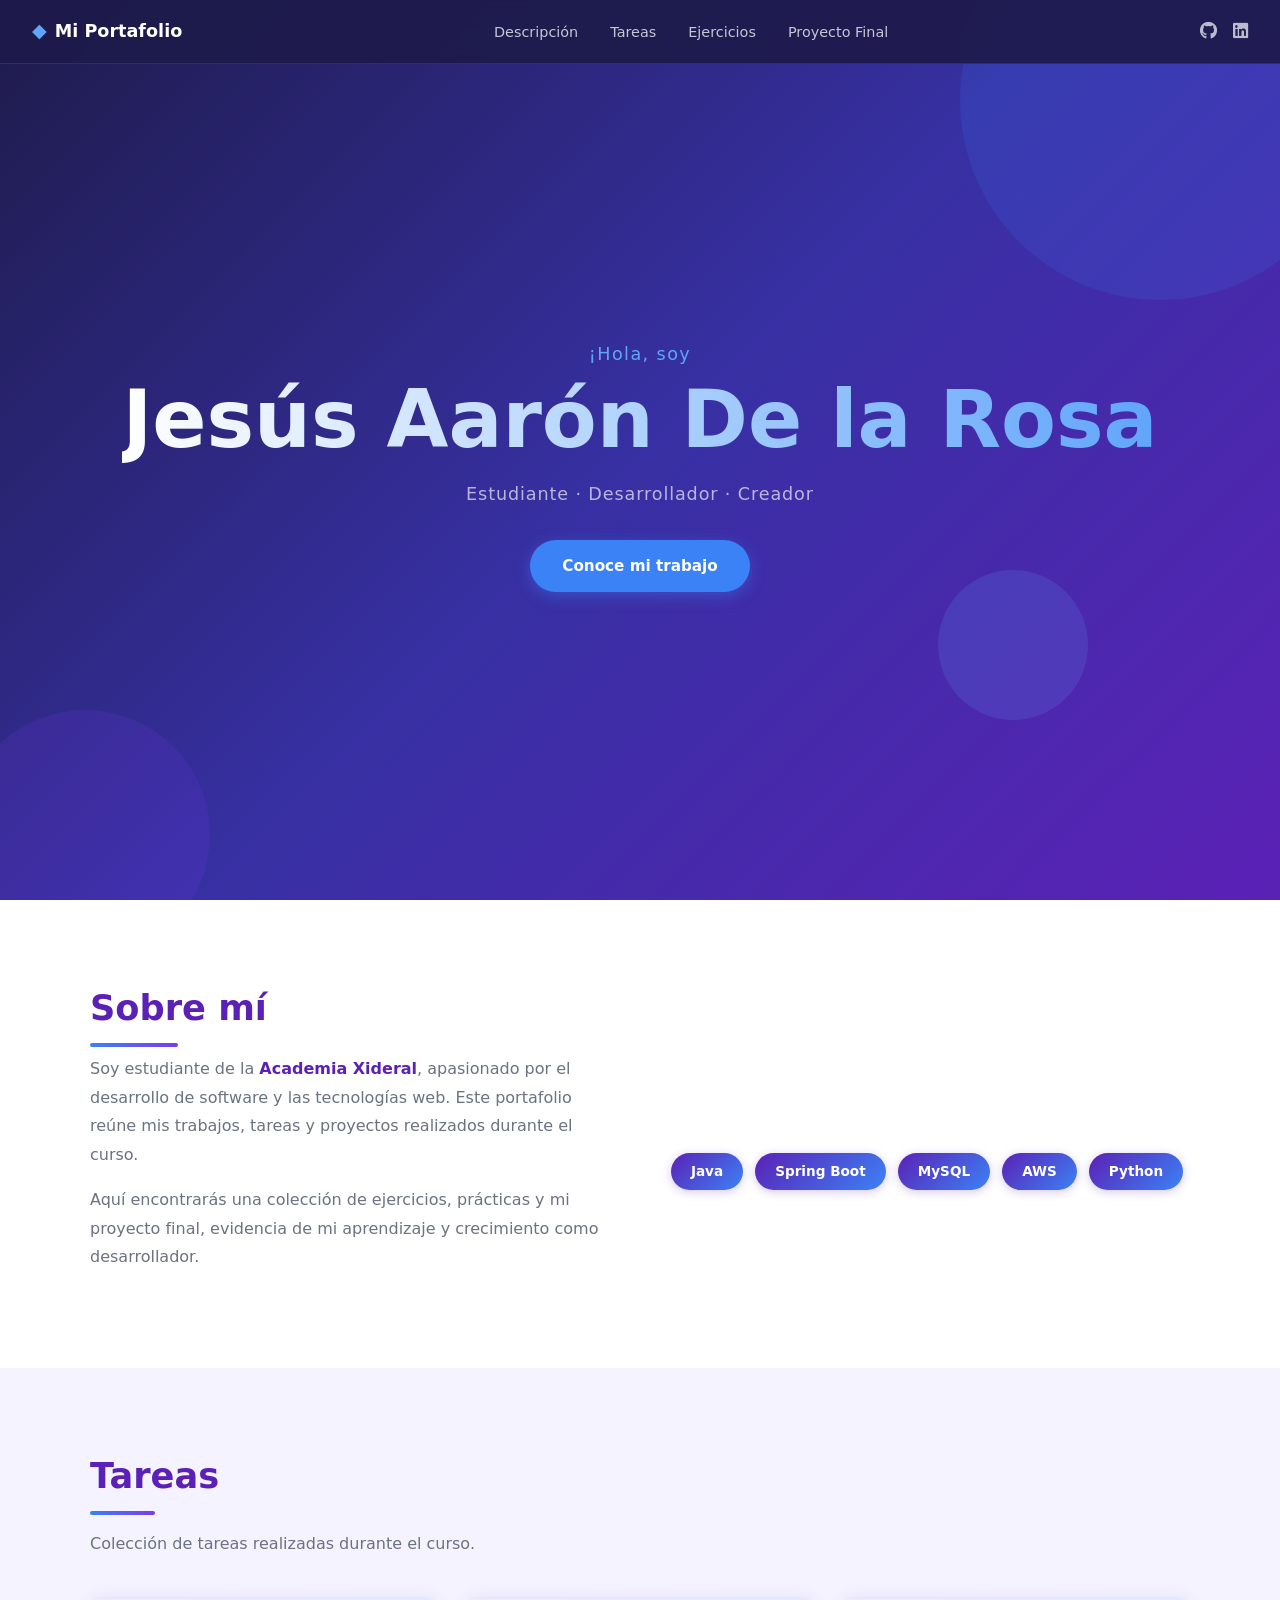
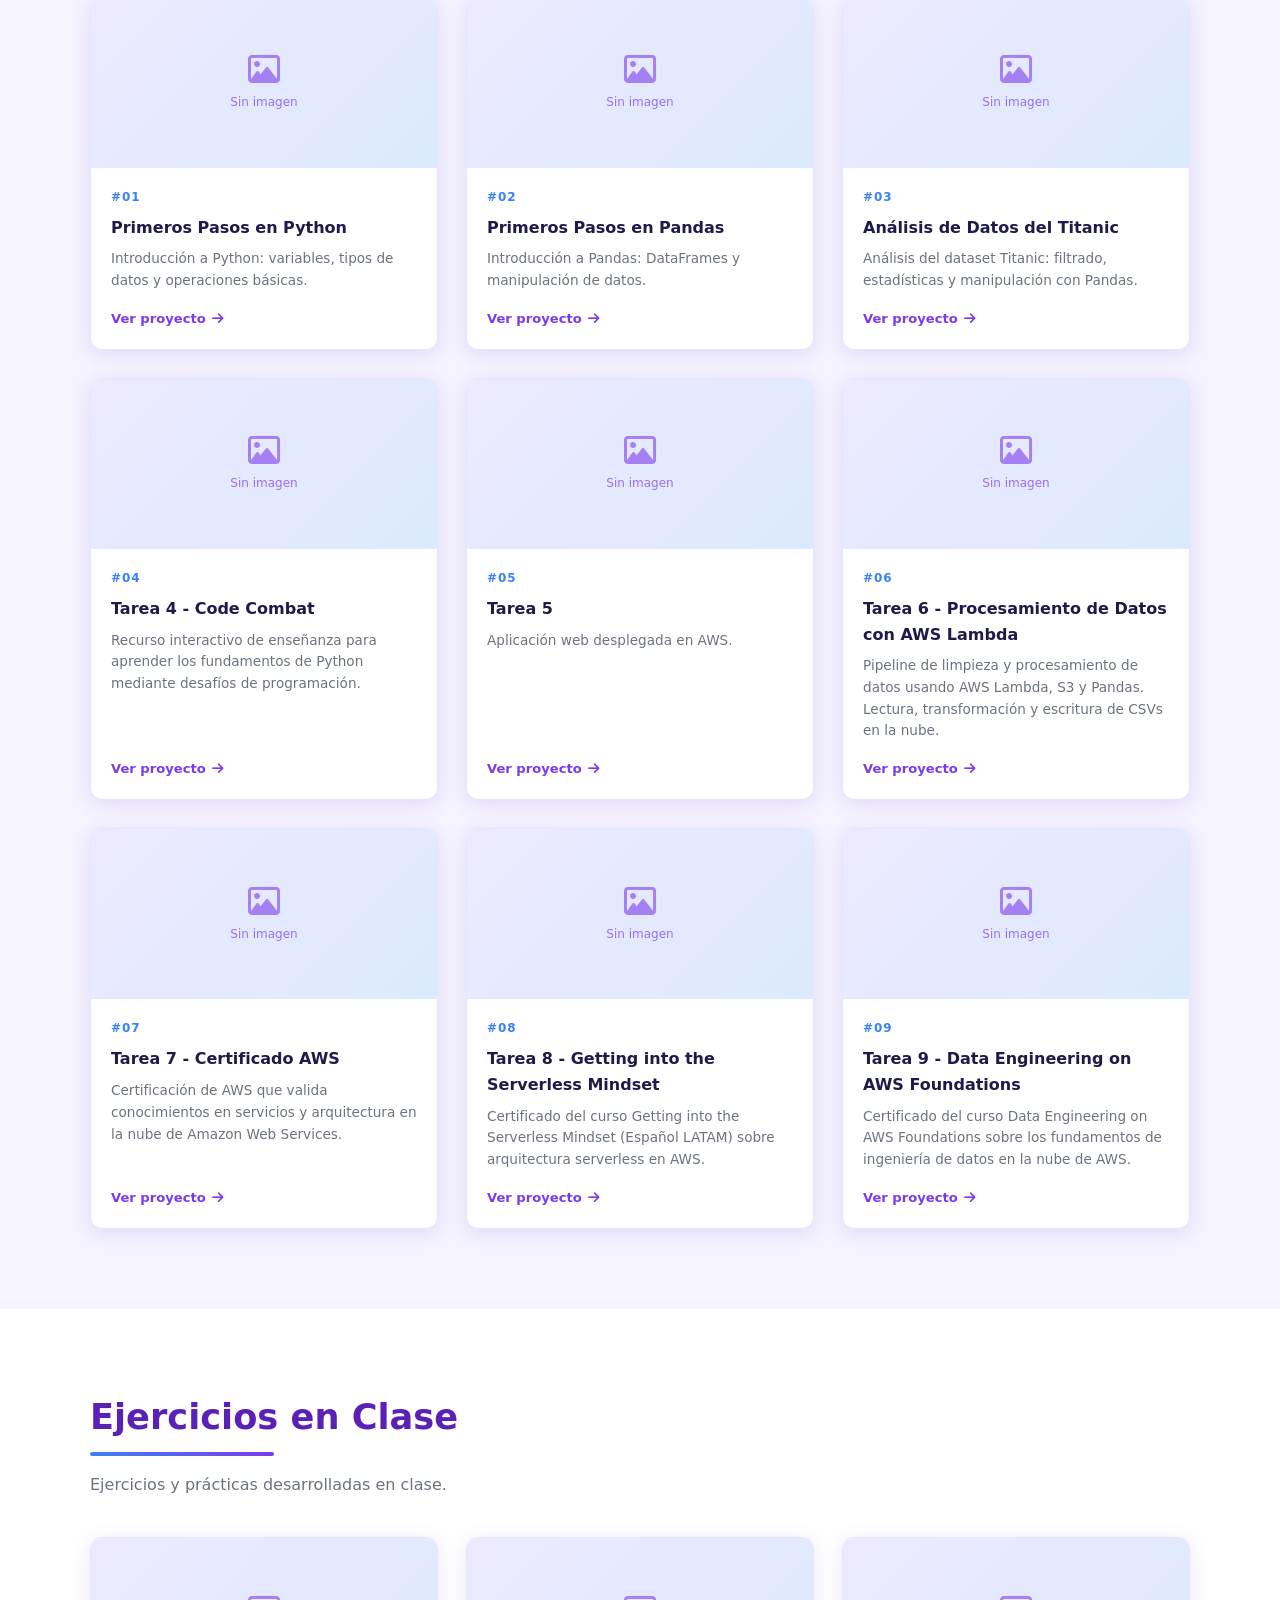
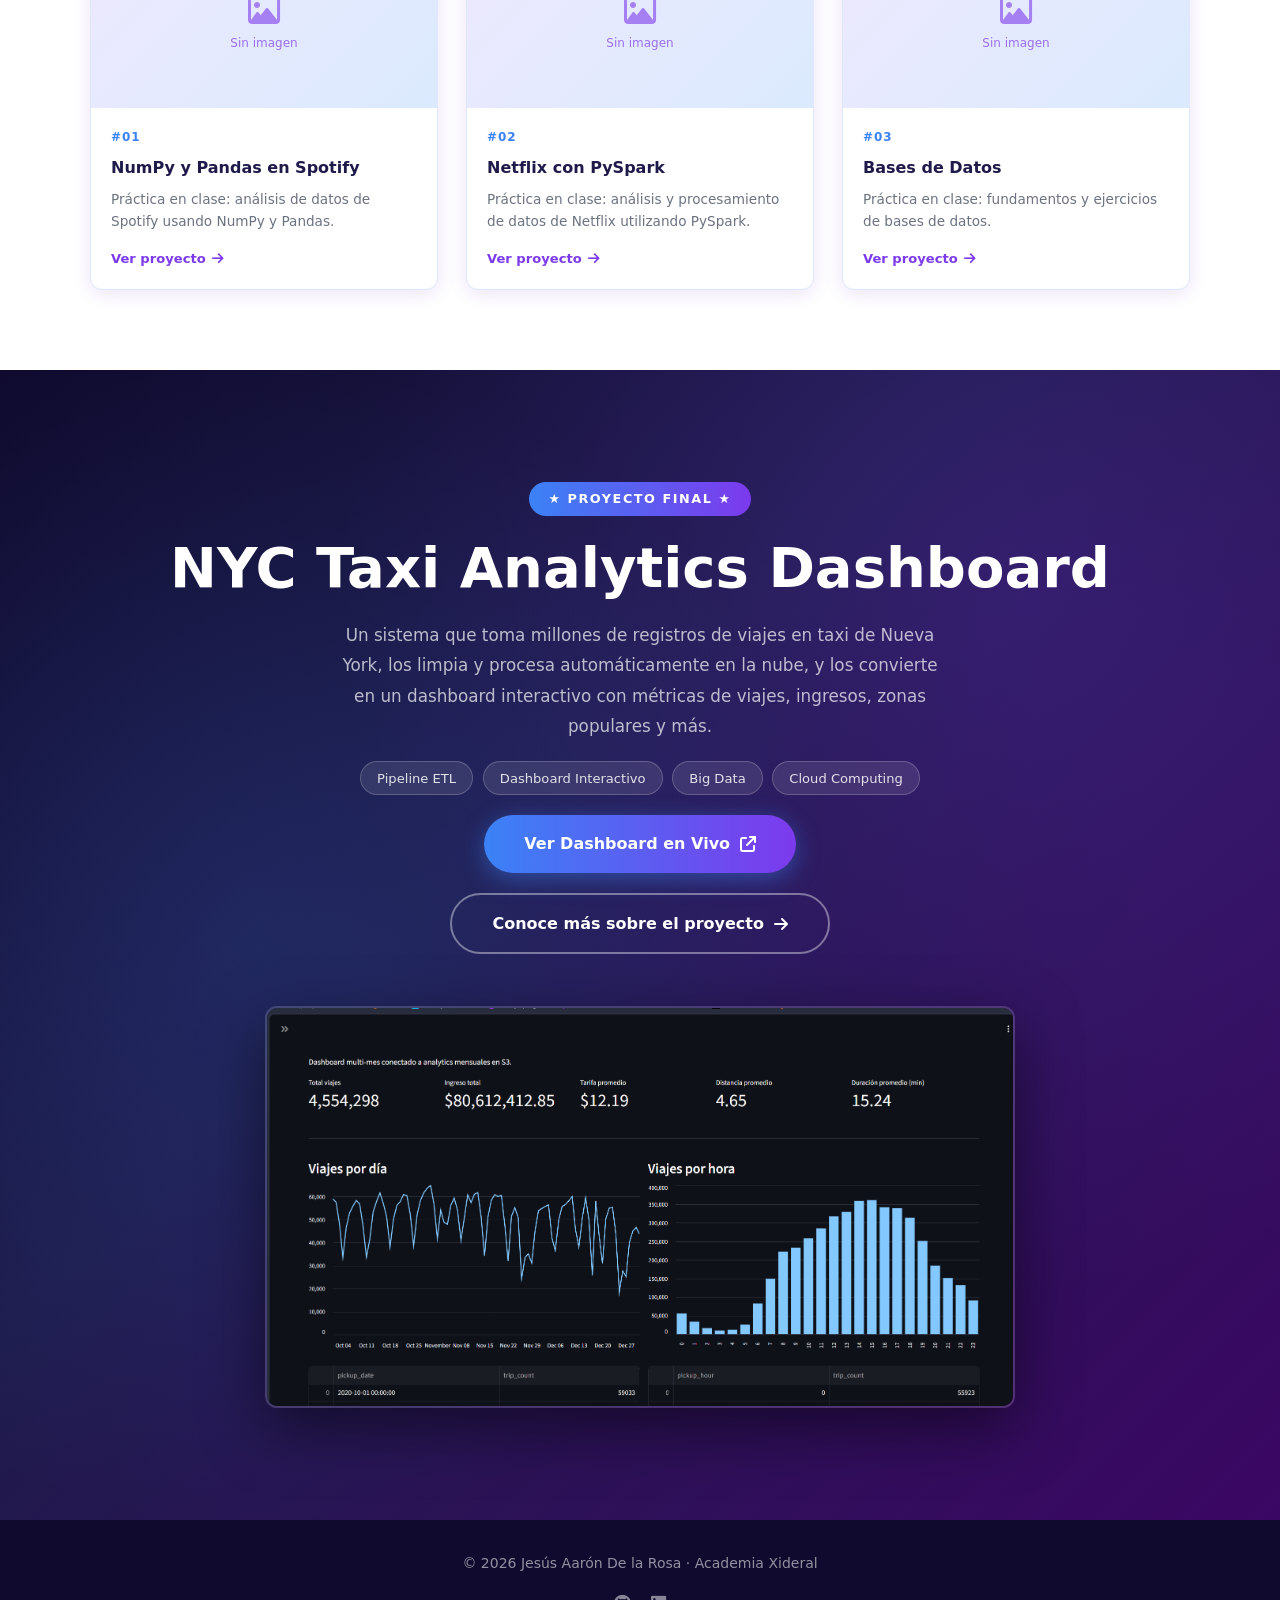
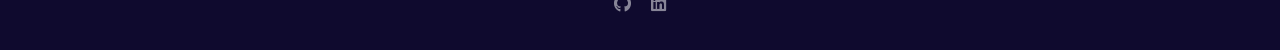
<file: index.html>
<!DOCTYPE html>
<html lang="es">
  <head>
    <meta charset="UTF-8" />
    <meta name="viewport" content="width=device-width, initial-scale=1.0" />
    <title>Portafolio Académico</title>
    <link rel="stylesheet" href="style.css" />
    <!-- Iconos para redes sociales -->
    <link
      rel="stylesheet"
      href="https://cdnjs.cloudflare.com/ajax/libs/font-awesome/6.5.0/css/all.min.css"
    />
  </head>
  <body>

    <!-- ===== NAVBAR ===== -->
    <nav class="navbar">
      <div class="nav-brand">
        <span class="nav-logo">&#9670;</span>
        <span class="nav-name">Mi Portafolio</span>
      </div>
      <ul class="nav-links">
        <li><a href="#descripcion">Descripción</a></li>
        <li><a href="#tareas">Tareas</a></li>
        <li><a href="#ejercicios">Ejercicios</a></li>
        <li><a href="#proyecto-final">Proyecto Final</a></li>
      </ul>
      <div class="nav-social">
        <a href="https://github.com/aaron5630" target="_blank" aria-label="GitHub"><i class="fa-brands fa-github"></i></a>
        <a href="https://www.linkedin.com/in/jesus-de-la-rosa-pinon/" target="_blank" aria-label="LinkedIn"><i class="fa-brands fa-linkedin"></i></a>
      </div>
    </nav>

    <!-- ===== HERO / NOMBRE ===== -->
    <header class="hero" id="inicio">
      <div class="hero-content">
        <p class="hero-greeting">¡Hola, soy</p>
        <h1 class="hero-name">Jesús Aarón De la Rosa</h1>
        <p class="hero-subtitle">Estudiante · Desarrollador · Creador</p>
        <a href="#descripcion" class="btn-primary">Conoce mi trabajo</a>
      </div>
      <div class="hero-decoration">
        <div class="circle circle-1"></div>
        <div class="circle circle-2"></div>
        <div class="circle circle-3"></div>
      </div>
    </header>

    <!-- ===== DESCRIPCIÓN ===== -->
    <section class="section" id="descripcion">
      <div class="container">
        <h2 class="section-title">Sobre mí</h2>
        <div class="descripcion-grid">
          <div class="descripcion-text">
            <p>
              Soy estudiante de la <strong>Academia Xideral</strong>, apasionado por el
              desarrollo de software y las tecnologías web. Este portafolio reúne mis
              trabajos, tareas y proyectos realizados durante el curso.
            </p>
            <p>
              Aquí encontrarás una colección de ejercicios, prácticas y mi proyecto
              final, evidencia de mi aprendizaje y crecimiento como desarrollador.
            </p>
          </div>
          <div class="descripcion-badges" id="tecnologias-badges">
            <!-- Renderizado dinámicamente desde main.js -->
          </div>
        </div>
      </div>
    </section>

    <!-- ===== TAREAS ===== -->
    <section class="section section-alt" id="tareas">
      <div class="container">
        <h2 class="section-title">Tareas</h2>
        <p class="section-subtitle">Colección de tareas realizadas durante el curso.</p>
        <div class="cards-grid" id="tareas-grid">
          <!-- Las tarjetas se generan dinámicamente desde main.js -->
        </div>
      </div>
    </section>

    <!-- ===== EJERCICIOS EN CLASE ===== -->
    <section class="section" id="ejercicios">
      <div class="container">
        <h2 class="section-title">Ejercicios en Clase</h2>
        <p class="section-subtitle">Ejercicios y prácticas desarrolladas en clase.</p>
        <div class="cards-grid" id="ejercicios-grid">
          <!-- Las tarjetas se generan dinámicamente desde main.js -->
        </div>
      </div>
    </section>

    <!-- ===== PROYECTO FINAL ===== -->
    <section class="proyecto-final-section" id="proyecto-final">
      <div class="proyecto-final-bg"></div>
      <div class="container proyecto-final-content">
        <span class="pf-label">&#9733; Proyecto Final &#9733;</span>
        <h2 class="pf-title" id="pf-title">Nombre del Proyecto</h2>
        <p class="pf-description" id="pf-description">
          Descripción breve del proyecto final.
        </p>
        <div class="pf-tags" id="pf-tags"></div>
        <a class="btn-final" id="pf-link" href="#" target="_blank">
          Ver Dashboard en Vivo <i class="fa-solid fa-arrow-up-right-from-square"></i>
        </a>
        <a class="btn-final btn-final-details" id="pf-details-link" href="proyecto-final.html">
          Conoce más sobre el proyecto <i class="fa-solid fa-arrow-right"></i>
        </a>
        <a id="pf-image-link" href="proyecto-final.html" class="pf-image-wrapper">
          <img id="pf-image" src="" alt="Proyecto Final" class="pf-image" />
        </a>
      </div>
    </section>

    <!-- ===== FOOTER ===== -->
    <footer class="footer">
      <p>&copy; <span id="year"></span> Jesús Aarón De la Rosa · Academia Xideral</p>
      <div class="footer-social">
        <a href="https://github.com/aaron5630" target="_blank" aria-label="GitHub"><i class="fa-brands fa-github"></i></a>
        <a href="https://www.linkedin.com/in/jesus-de-la-rosa-pinon/" target="_blank" aria-label="LinkedIn"><i class="fa-brands fa-linkedin"></i></a>
      </div>
    </footer>

    <script src="main.js"></script>
  </body>
</html>
</file>
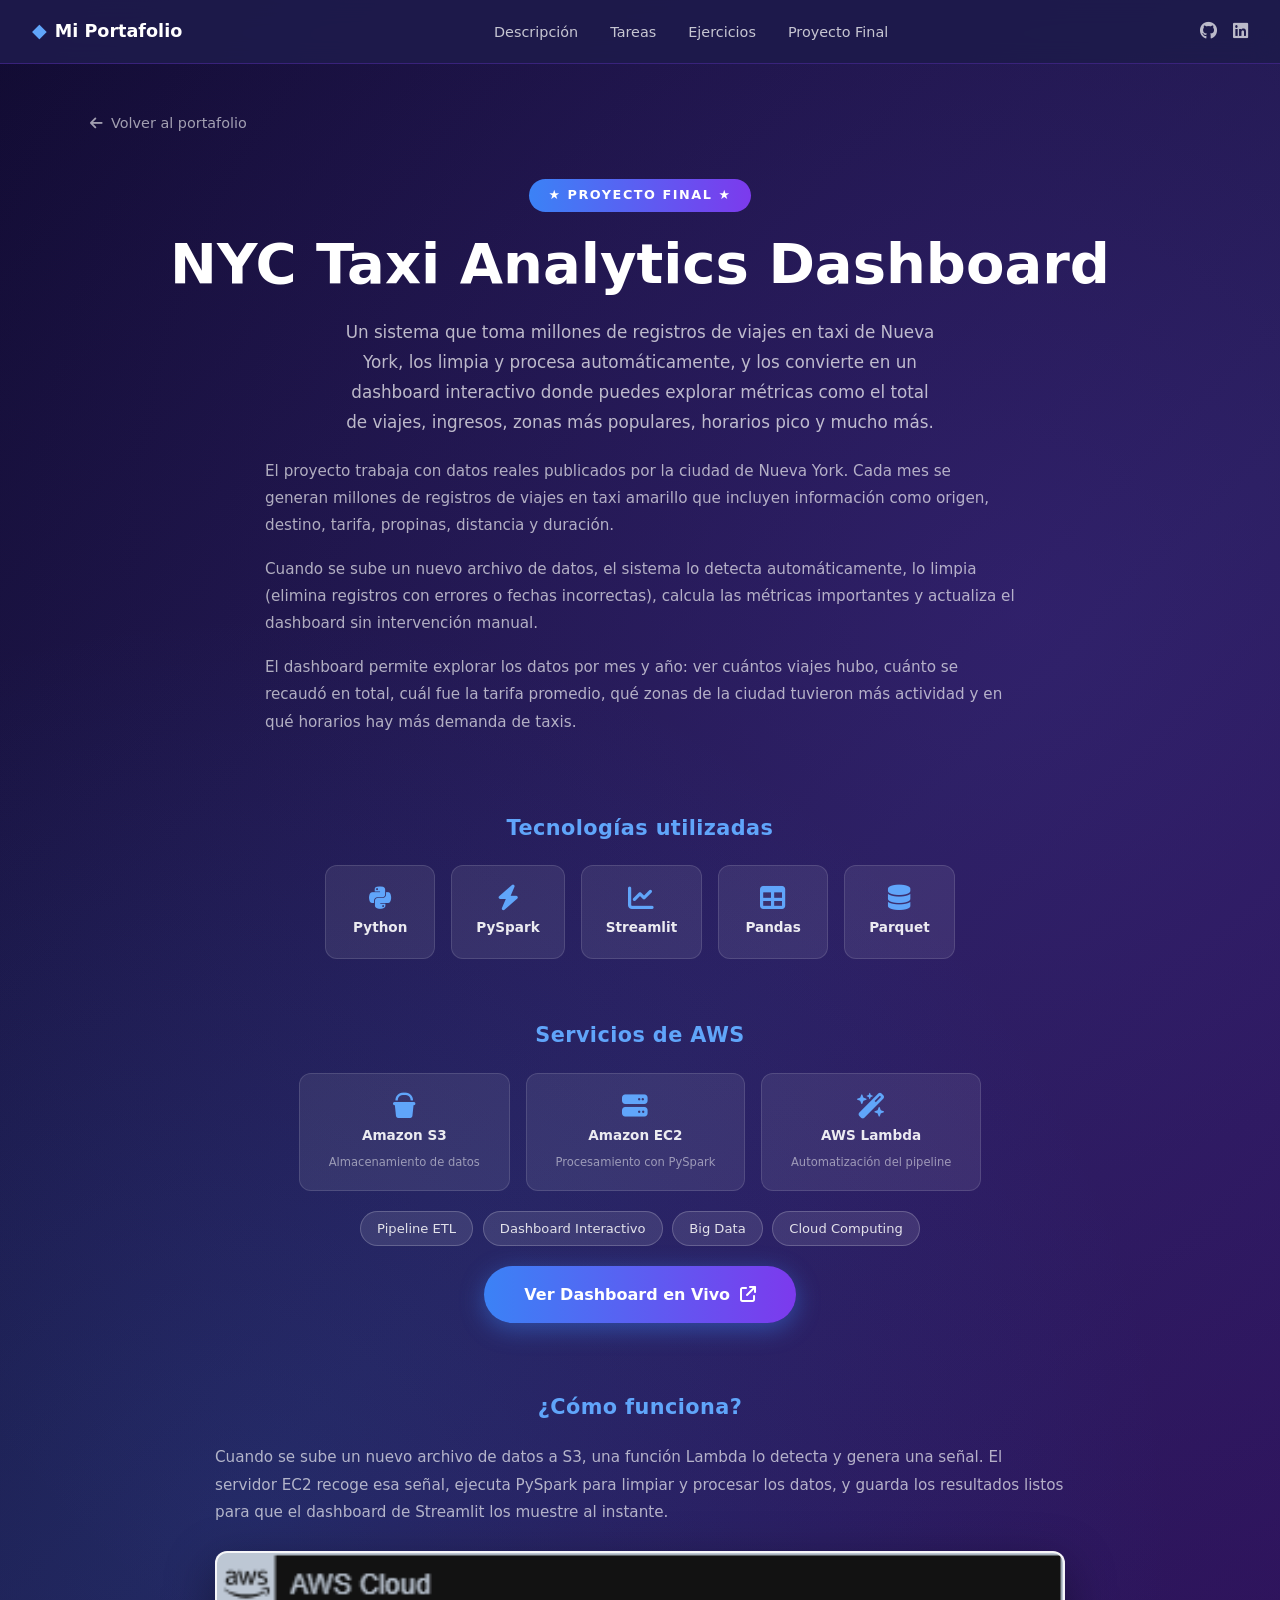
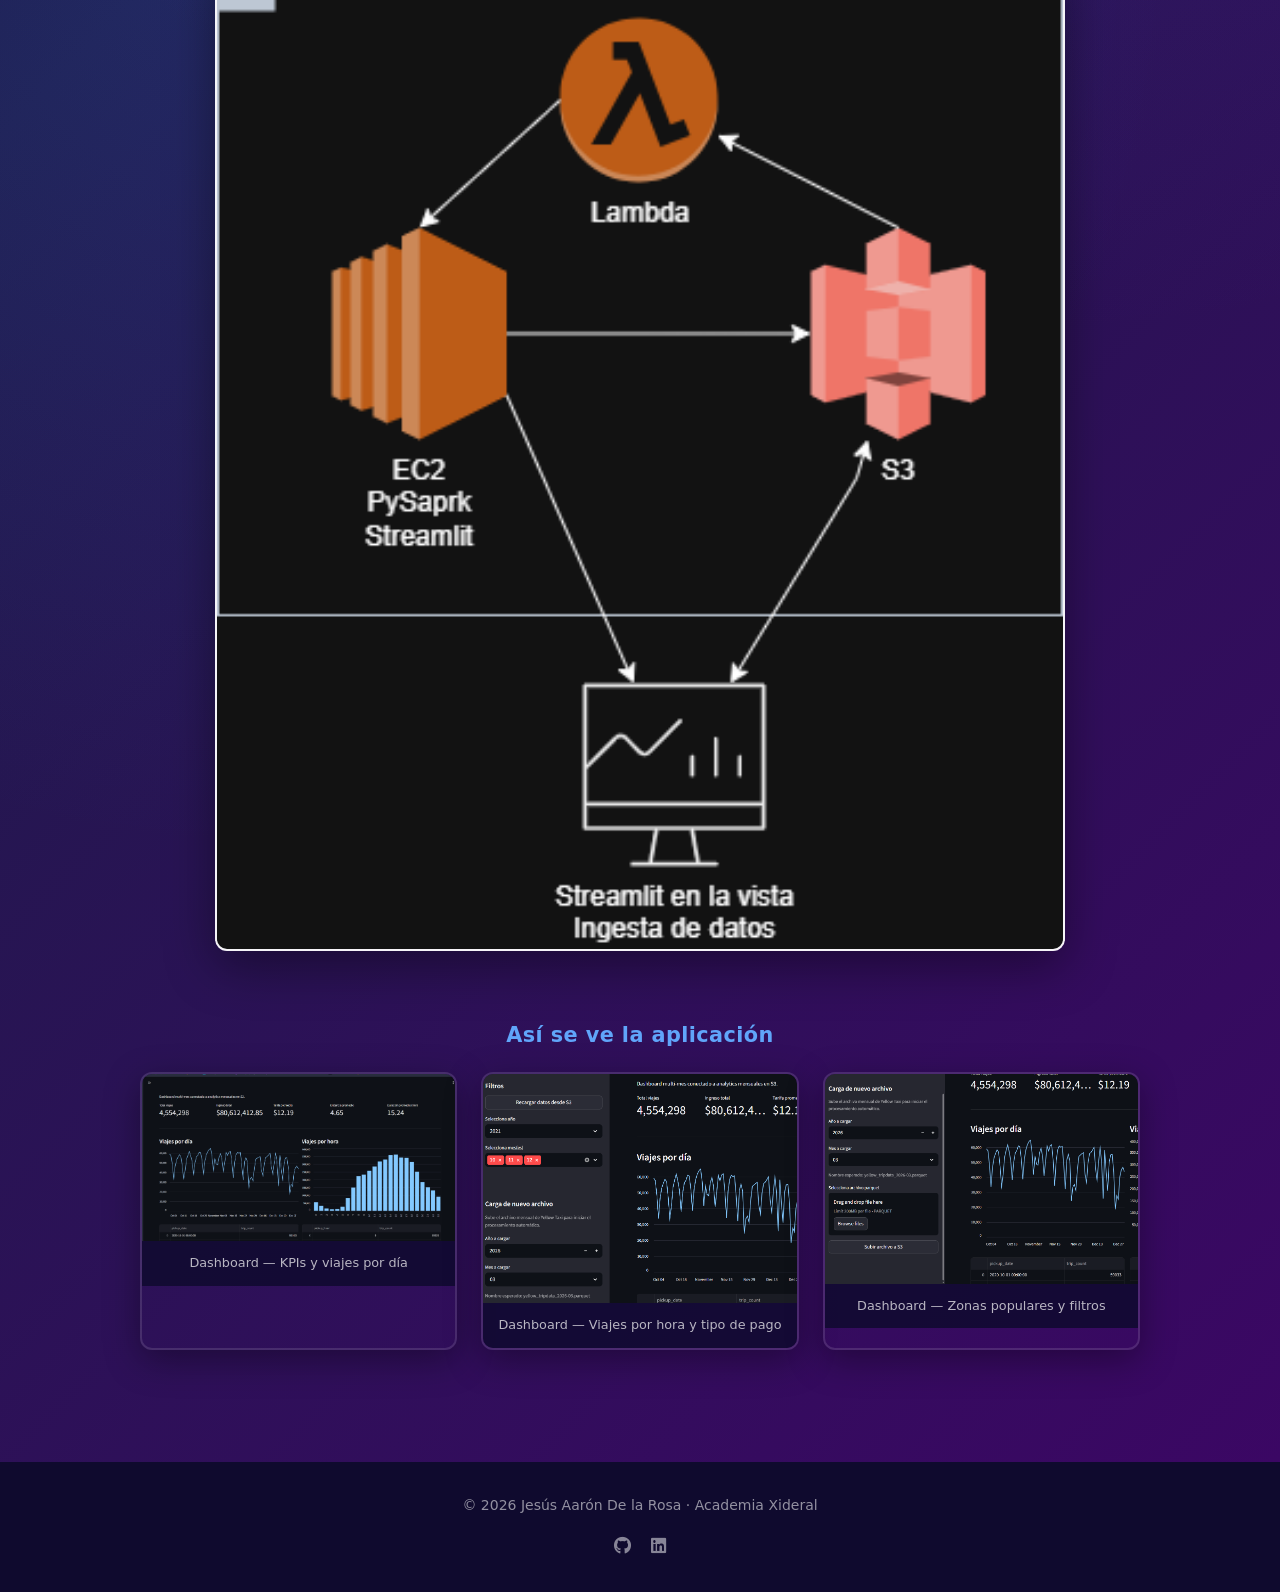
<file: proyecto-final.html>
<!DOCTYPE html>
<html lang="es">
  <head>
    <meta charset="UTF-8" />
    <meta name="viewport" content="width=device-width, initial-scale=1.0" />
    <title>Proyecto Final — NYC Taxi Analytics Dashboard</title>
    <link rel="stylesheet" href="style.css" />
    <link
      rel="stylesheet"
      href="https://cdnjs.cloudflare.com/ajax/libs/font-awesome/6.5.0/css/all.min.css"
    />
  </head>
  <body>

    <!-- ===== NAVBAR ===== -->
    <nav class="navbar">
      <div class="nav-brand">
        <a href="index.html" class="nav-brand-link">
          <span class="nav-logo">&#9670;</span>
          <span class="nav-name">Mi Portafolio</span>
        </a>
      </div>
      <ul class="nav-links">
        <li><a href="index.html#descripcion">Descripción</a></li>
        <li><a href="index.html#tareas">Tareas</a></li>
        <li><a href="index.html#ejercicios">Ejercicios</a></li>
        <li><a href="index.html#proyecto-final">Proyecto Final</a></li>
      </ul>
      <div class="nav-social">
        <a href="https://github.com/aaron5630" target="_blank" aria-label="GitHub"><i class="fa-brands fa-github"></i></a>
        <a href="https://www.linkedin.com/in/jesus-de-la-rosa-pinon/" target="_blank" aria-label="LinkedIn"><i class="fa-brands fa-linkedin"></i></a>
      </div>
    </nav>

    <!-- ===== CONTENIDO DEL PROYECTO FINAL ===== -->
    <section class="proyecto-final-section proyecto-final-page" id="proyecto-final">
      <div class="proyecto-final-bg"></div>
      <div class="container proyecto-final-content">
        <a href="index.html" class="pf-back-link">
          <i class="fa-solid fa-arrow-left"></i> Volver al portafolio
        </a>

        <span class="pf-label">&#9733; Proyecto Final &#9733;</span>
        <h1 class="pf-title" id="pf-title">NYC Taxi Analytics Dashboard</h1>
        <p class="pf-description" id="pf-description">
          Un sistema que toma millones de registros de viajes en taxi de Nueva York, los limpia y procesa automáticamente, y los convierte en un dashboard interactivo donde puedes explorar métricas como el total de viajes, ingresos, zonas más populares, horarios pico y mucho más.
        </p>

        <!-- Descripción extendida -->
        <div class="pf-extended">
          <p>
            El proyecto trabaja con datos reales publicados por la ciudad de Nueva York. Cada mes se generan millones de registros de viajes en taxi amarillo que incluyen información como origen, destino, tarifa, propinas, distancia y duración.
          </p>
          <p>
            Cuando se sube un nuevo archivo de datos, el sistema lo detecta automáticamente, lo limpia (elimina registros con errores o fechas incorrectas), calcula las métricas importantes y actualiza el dashboard sin intervención manual.
          </p>
          <p>
            El dashboard permite explorar los datos por mes y año: ver cuántos viajes hubo, cuánto se recaudó en total, cuál fue la tarifa promedio, qué zonas de la ciudad tuvieron más actividad y en qué horarios hay más demanda de taxis.
          </p>
        </div>

        <!-- Tecnologías -->
        <div class="pf-tech-section">
          <h3 class="pf-section-heading">Tecnologías utilizadas</h3>
          <div class="pf-tech-grid">
            <div class="pf-tech-card"><i class="fa-brands fa-python"></i><span>Python</span></div>
            <div class="pf-tech-card"><i class="fa-solid fa-bolt"></i><span>PySpark</span></div>
            <div class="pf-tech-card"><i class="fa-solid fa-chart-line"></i><span>Streamlit</span></div>
            <div class="pf-tech-card"><i class="fa-solid fa-table"></i><span>Pandas</span></div>
            <div class="pf-tech-card"><i class="fa-solid fa-database"></i><span>Parquet</span></div>
          </div>
        </div>

        <!-- Servicios AWS -->
        <div class="pf-tech-section">
          <h3 class="pf-section-heading">Servicios de AWS</h3>
          <div class="pf-tech-grid">
            <div class="pf-tech-card pf-aws-card"><i class="fa-solid fa-bucket"></i><span>Amazon S3</span><small>Almacenamiento de datos</small></div>
            <div class="pf-tech-card pf-aws-card"><i class="fa-solid fa-server"></i><span>Amazon EC2</span><small>Procesamiento con PySpark</small></div>
            <div class="pf-tech-card pf-aws-card"><i class="fa-solid fa-wand-magic-sparkles"></i><span>AWS Lambda</span><small>Automatización del pipeline</small></div>
          </div>
        </div>

        <div class="pf-tags">
          <span class="pf-tag">Pipeline ETL</span>
          <span class="pf-tag">Dashboard Interactivo</span>
          <span class="pf-tag">Big Data</span>
          <span class="pf-tag">Cloud Computing</span>
        </div>

        <a class="btn-final" href="http://52.53.250.103:8502/" target="_blank">
          Ver Dashboard en Vivo <i class="fa-solid fa-arrow-up-right-from-square"></i>
        </a>

        <!-- Arquitectura -->
        <div class="pf-architecture">
          <h3 class="pf-section-heading">¿Cómo funciona?</h3>
          <p class="pf-arch-desc">
            Cuando se sube un nuevo archivo de datos a S3, una función Lambda lo detecta y genera una señal. El servidor EC2 recoge esa señal, ejecuta PySpark para limpiar y procesar los datos, y guarda los resultados listos para que el dashboard de Streamlit los muestre al instante.
          </p>
          <div class="pf-arch-image-wrapper">
            <img src="Proyecto_final/Diagrama sin título.drawio.png" alt="Arquitectura del proyecto" class="pf-image" />
          </div>
        </div>

        <!-- Galería de capturas -->
        <div class="pf-gallery">
          <h3 class="pf-section-heading">Así se ve la aplicación</h3>
          <div class="pf-gallery-grid">
            <div class="pf-screenshot">
              <img src="Proyecto_final/Captura de pantalla 2026-03-19 215429.png" alt="Dashboard — KPIs y viajes por día" loading="lazy" />
              <p>Dashboard — KPIs y viajes por día</p>
            </div>
            <div class="pf-screenshot">
              <img src="Proyecto_final/Captura de pantalla 2026-03-19 215647.png" alt="Dashboard — Viajes por hora y tipo de pago" loading="lazy" />
              <p>Dashboard — Viajes por hora y tipo de pago</p>
            </div>
            <div class="pf-screenshot">
              <img src="Proyecto_final/Captura de pantalla 2026-03-19 215730.png" alt="Dashboard — Zonas populares y filtros" loading="lazy" />
              <p>Dashboard — Zonas populares y filtros</p>
            </div>
          </div>
        </div>
      </div>
    </section>

    <!-- ===== FOOTER ===== -->
    <footer class="footer">
      <p>&copy; <span id="year"></span> Jesús Aarón De la Rosa · Academia Xideral</p>
      <div class="footer-social">
        <a href="https://github.com/aaron5630" target="_blank" aria-label="GitHub"><i class="fa-brands fa-github"></i></a>
        <a href="https://www.linkedin.com/in/jesus-de-la-rosa-pinon/" target="_blank" aria-label="LinkedIn"><i class="fa-brands fa-linkedin"></i></a>
      </div>
    </footer>

    <script>
      document.getElementById('year').textContent = new Date().getFullYear();
    </script>
  </body>
</html>
</file>
<file: style.css>
/* =============================================
   VARIABLES & RESET
   ============================================= */
:root {
  --color-primary: #5b21b6;       /* morado profundo */
  --color-primary-light: #7c3aed; /* morado medio */
  --color-accent: #3b82f6;        /* azul */
  --color-accent-light: #60a5fa;  /* azul claro */
  --color-bg: #ffffff;
  --color-bg-alt: #f5f3ff;        /* blanco con tono morado suave */
  --color-text: #1e1b4b;          /* texto oscuro con tono índigo */
  --color-text-muted: #6b7280;
  --color-card-bg: #ffffff;
  --color-border: #e0e7ff;
  --gradient-hero: linear-gradient(135deg, #1e1b4b 0%, #3730a3 50%, #5b21b6 100%);
  --gradient-final: linear-gradient(135deg, #0f0a2e 0%, #1e1b4b 40%, #3b0764 100%);
  --shadow-card: 0 4px 20px rgba(91, 33, 182, 0.12);
  --shadow-hover: 0 8px 32px rgba(91, 33, 182, 0.25);
  --radius: 12px;
  --transition: 0.3s ease;
}

*, *::before, *::after {
  margin: 0;
  padding: 0;
  box-sizing: border-box;
}

html {
  scroll-behavior: smooth;
}

body {
  font-family: 'Segoe UI', system-ui, -apple-system, sans-serif;
  background-color: var(--color-bg);
  color: var(--color-text);
  line-height: 1.6;
}

a {
  text-decoration: none;
  color: inherit;
}

img {
  max-width: 100%;
  display: block;
}

/* =============================================
   NAVBAR
   ============================================= */
.navbar {
  position: fixed;
  top: 0;
  left: 0;
  right: 0;
  z-index: 1000;
  display: flex;
  align-items: center;
  justify-content: space-between;
  padding: 1rem 2rem;
  background: rgba(30, 27, 75, 0.92);
  backdrop-filter: blur(12px);
  border-bottom: 1px solid rgba(124, 58, 237, 0.3);
}

.nav-brand {
  display: flex;
  align-items: center;
  gap: 0.5rem;
  color: #fff;
  font-weight: 700;
  font-size: 1.1rem;
}

.nav-logo {
  color: var(--color-accent-light);
  font-size: 1.2rem;
}

.nav-links {
  display: flex;
  list-style: none;
  gap: 2rem;
}

.nav-links a {
  color: rgba(255, 255, 255, 0.75);
  font-size: 0.9rem;
  font-weight: 500;
  transition: color var(--transition);
  position: relative;
}

.nav-links a::after {
  content: '';
  position: absolute;
  bottom: -4px;
  left: 0;
  width: 0;
  height: 2px;
  background: var(--color-accent-light);
  transition: width var(--transition);
}

.nav-links a:hover {
  color: #fff;
}

.nav-links a:hover::after {
  width: 100%;
}

.nav-social {
  display: flex;
  gap: 1rem;
}

.nav-social a {
  color: rgba(255, 255, 255, 0.7);
  font-size: 1.1rem;
  transition: color var(--transition), transform var(--transition);
}

.nav-social a:hover {
  color: var(--color-accent-light);
  transform: translateY(-2px);
}

/* =============================================
   HERO
   ============================================= */
.hero {
  min-height: 100vh;
  background: var(--gradient-hero);
  display: flex;
  align-items: center;
  justify-content: center;
  text-align: center;
  position: relative;
  overflow: hidden;
  padding: 6rem 2rem 4rem;
}

.hero-content {
  position: relative;
  z-index: 2;
}

.hero-greeting {
  color: var(--color-accent-light);
  font-size: 1.1rem;
  font-weight: 500;
  letter-spacing: 0.08em;
  margin-bottom: 0.5rem;
}

.hero-name {
  font-size: clamp(2.5rem, 7vw, 5rem);
  font-weight: 800;
  color: #ffffff;
  line-height: 1.1;
  margin-bottom: 1rem;
  background: linear-gradient(90deg, #ffffff, var(--color-accent-light));
  -webkit-background-clip: text;
  -webkit-text-fill-color: transparent;
  background-clip: text;
}

.hero-subtitle {
  color: rgba(255, 255, 255, 0.65);
  font-size: 1.1rem;
  margin-bottom: 2rem;
  letter-spacing: 0.05em;
}

.btn-primary {
  display: inline-block;
  padding: 0.85rem 2rem;
  background: var(--color-accent);
  color: #fff;
  border-radius: 50px;
  font-weight: 600;
  font-size: 0.95rem;
  transition: background var(--transition), transform var(--transition), box-shadow var(--transition);
  box-shadow: 0 4px 15px rgba(59, 130, 246, 0.4);
}

.btn-primary:hover {
  background: var(--color-accent-light);
  transform: translateY(-3px);
  box-shadow: 0 8px 25px rgba(59, 130, 246, 0.5);
}

/* Círculos decorativos del hero */
.hero-decoration {
  position: absolute;
  inset: 0;
  z-index: 1;
  pointer-events: none;
}

.circle {
  position: absolute;
  border-radius: 50%;
  opacity: 0.15;
}

.circle-1 {
  width: 400px;
  height: 400px;
  background: var(--color-accent);
  top: -100px;
  right: -80px;
}

.circle-2 {
  width: 250px;
  height: 250px;
  background: var(--color-primary-light);
  bottom: -60px;
  left: -40px;
}

.circle-3 {
  width: 150px;
  height: 150px;
  background: var(--color-accent-light);
  bottom: 20%;
  right: 15%;
}

/* =============================================
   SECCIONES GENERALES
   ============================================= */
.section {
  padding: 5rem 2rem;
}

.section-alt {
  background-color: var(--color-bg-alt);
}

.container {
  max-width: 1100px;
  margin: 0 auto;
}

.section-title {
  font-size: clamp(1.6rem, 4vw, 2.2rem);
  font-weight: 800;
  color: var(--color-primary);
  margin-bottom: 0.5rem;
  position: relative;
  display: inline-block;
}

.section-title::after {
  content: '';
  display: block;
  width: 50%;
  height: 4px;
  background: linear-gradient(90deg, var(--color-accent), var(--color-primary-light));
  border-radius: 2px;
  margin-top: 0.4rem;
}

.section-subtitle {
  color: var(--color-text-muted);
  margin-bottom: 2.5rem;
  margin-top: 0.5rem;
}

/* =============================================
   DESCRIPCIÓN
   ============================================= */
.descripcion-grid {
  display: grid;
  grid-template-columns: 1fr 1fr;
  gap: 3rem;
  align-items: center;
}

.descripcion-text p {
  color: var(--color-text-muted);
  margin-bottom: 1rem;
  font-size: 1rem;
  line-height: 1.8;
}

.descripcion-text strong {
  color: var(--color-primary);
}

.descripcion-badges {
  display: flex;
  flex-wrap: wrap;
  gap: 0.75rem;
  justify-content: center;
}

.badge {
  display: inline-block;
  padding: 0.5rem 1.25rem;
  background: linear-gradient(135deg, var(--color-primary), var(--color-accent));
  color: #fff;
  border-radius: 50px;
  font-size: 0.85rem;
  font-weight: 600;
  box-shadow: 0 2px 10px rgba(91, 33, 182, 0.25);
  transition: transform var(--transition), box-shadow var(--transition);
}

.badge:hover {
  transform: translateY(-2px);
  box-shadow: 0 4px 15px rgba(91, 33, 182, 0.4);
}

/* =============================================
   CARDS (Tareas y Ejercicios)
   ============================================= */
.cards-grid {
  display: grid;
  grid-template-columns: repeat(auto-fill, minmax(260px, 1fr));
  gap: 1.75rem;
}

.card {
  background: var(--color-card-bg);
  border: 1px solid var(--color-border);
  border-radius: var(--radius);
  overflow: hidden;
  box-shadow: var(--shadow-card);
  transition: transform var(--transition), box-shadow var(--transition);
  cursor: pointer;
  display: flex;
  flex-direction: column;
}

.card:hover {
  transform: translateY(-6px);
  box-shadow: var(--shadow-hover);
}

.card-image-wrapper {
  width: 100%;
  height: 170px;
  overflow: hidden;
  background: linear-gradient(135deg, var(--color-bg-alt), var(--color-border));
  display: flex;
  align-items: center;
  justify-content: center;
  position: relative;
}

.card-image-wrapper img {
  width: 100%;
  height: 100%;
  object-fit: cover;
  transition: transform var(--transition);
}

.card:hover .card-image-wrapper img {
  transform: scale(1.05);
}

/* Placeholder cuando no hay imagen */
.card-placeholder {
  width: 100%;
  height: 100%;
  display: flex;
  flex-direction: column;
  align-items: center;
  justify-content: center;
  gap: 0.5rem;
  background: linear-gradient(135deg, #ede9fe, #dbeafe);
}

.card-placeholder i {
  font-size: 2rem;
  color: var(--color-primary-light);
  opacity: 0.6;
}

.card-placeholder span {
  font-size: 0.75rem;
  color: var(--color-primary-light);
  opacity: 0.7;
}

.card-body {
  padding: 1.25rem;
  flex: 1;
  display: flex;
  flex-direction: column;
  gap: 0.5rem;
}

.card-number {
  font-size: 0.75rem;
  font-weight: 700;
  color: var(--color-accent);
  text-transform: uppercase;
  letter-spacing: 0.08em;
}

.card-title {
  font-size: 1rem;
  font-weight: 700;
  color: var(--color-text);
}

.card-desc {
  font-size: 0.85rem;
  color: var(--color-text-muted);
  flex: 1;
}

.card-link-label {
  display: inline-flex;
  align-items: center;
  gap: 0.4rem;
  font-size: 0.82rem;
  font-weight: 600;
  color: var(--color-primary-light);
  margin-top: 0.5rem;
  transition: color var(--transition), gap var(--transition);
}

.card:hover .card-link-label {
  color: var(--color-accent);
  gap: 0.6rem;
}

/* =============================================
   PROYECTO FINAL
   ============================================= */
.proyecto-final-section {
  position: relative;
  background: var(--gradient-final);
  padding: 7rem 2rem;
  overflow: hidden;
  text-align: center;
}

.proyecto-final-bg {
  position: absolute;
  inset: 0;
  background-image:
    radial-gradient(circle at 20% 50%, rgba(59,130,246,0.15) 0%, transparent 50%),
    radial-gradient(circle at 80% 20%, rgba(124,58,237,0.2) 0%, transparent 50%);
  pointer-events: none;
}

.proyecto-final-content {
  position: relative;
  z-index: 2;
  display: flex;
  flex-direction: column;
  align-items: center;
  gap: 1.25rem;
}

.pf-label {
  display: inline-block;
  background: linear-gradient(90deg, var(--color-accent), var(--color-primary-light));
  color: #fff;
  font-size: 0.8rem;
  font-weight: 700;
  letter-spacing: 0.12em;
  text-transform: uppercase;
  padding: 0.4rem 1.2rem;
  border-radius: 50px;
}

.pf-title {
  font-size: clamp(2rem, 5vw, 3.5rem);
  font-weight: 800;
  color: #ffffff;
  line-height: 1.15;
}

.pf-description {
  max-width: 600px;
  color: rgba(255, 255, 255, 0.7);
  font-size: 1.05rem;
  line-height: 1.8;
}

.pf-tags {
  display: flex;
  flex-wrap: wrap;
  gap: 0.6rem;
  justify-content: center;
}

.pf-tag {
  background: rgba(255, 255, 255, 0.1);
  border: 1px solid rgba(255, 255, 255, 0.2);
  color: rgba(255, 255, 255, 0.85);
  padding: 0.35rem 1rem;
  border-radius: 50px;
  font-size: 0.82rem;
  font-weight: 500;
}

.btn-final {
  display: inline-flex;
  align-items: center;
  gap: 0.6rem;
  padding: 1rem 2.5rem;
  background: linear-gradient(90deg, var(--color-accent), var(--color-primary-light));
  color: #fff;
  border-radius: 50px;
  font-weight: 700;
  font-size: 1rem;
  transition: transform var(--transition), box-shadow var(--transition), opacity var(--transition);
  box-shadow: 0 6px 25px rgba(59, 130, 246, 0.45);
}

.btn-final:hover {
  transform: translateY(-4px);
  box-shadow: 0 12px 35px rgba(59, 130, 246, 0.6);
  opacity: 0.95;
}

.btn-final-details {
  background: transparent;
  border: 2px solid rgba(255, 255, 255, 0.4);
  box-shadow: none;
}

.btn-final-details:hover {
  background: rgba(255, 255, 255, 0.1);
  border-color: rgba(255, 255, 255, 0.7);
  box-shadow: 0 8px 25px rgba(255, 255, 255, 0.15);
}

/* Página dedicada del proyecto final */
.proyecto-final-page {
  padding-top: 7rem;
}

.pf-back-link {
  display: inline-flex;
  align-items: center;
  gap: 0.5rem;
  color: rgba(255, 255, 255, 0.6);
  font-size: 0.9rem;
  font-weight: 500;
  margin-bottom: 1.5rem;
  transition: color var(--transition), gap var(--transition);
  align-self: flex-start;
}

.pf-back-link:hover {
  color: var(--color-accent-light);
  gap: 0.7rem;
}

.nav-brand-link {
  display: flex;
  align-items: center;
  gap: 0.5rem;
  color: inherit;
}

.pf-image-wrapper {
  margin-top: 2rem;
  width: 100%;
  max-width: 750px;
  border-radius: var(--radius);
  overflow: hidden;
  border: 2px solid rgba(255, 255, 255, 0.15);
  box-shadow: 0 20px 60px rgba(0, 0, 0, 0.5);
}

.pf-image {
  width: 100%;
  height: auto;
  display: block;
}

.pf-image-wrapper:empty,
.pf-image[src=""] {
  display: none;
}

/* Descripción extendida */
.pf-extended {
  max-width: 750px;
  text-align: left;
}

.pf-extended p {
  color: rgba(255, 255, 255, 0.65);
  font-size: 0.95rem;
  line-height: 1.8;
  margin-bottom: 1rem;
}

/* Secciones internas del proyecto final */
.pf-section-heading {
  font-size: 1.3rem;
  font-weight: 700;
  color: var(--color-accent-light);
  margin-bottom: 1.25rem;
  letter-spacing: 0.02em;
}

.pf-tech-section {
  margin-top: 2.5rem;
  width: 100%;
  max-width: 750px;
}

.pf-tech-grid {
  display: flex;
  flex-wrap: wrap;
  gap: 1rem;
  justify-content: center;
}

.pf-tech-card {
  display: flex;
  flex-direction: column;
  align-items: center;
  gap: 0.4rem;
  background: rgba(255, 255, 255, 0.08);
  border: 1px solid rgba(255, 255, 255, 0.12);
  border-radius: var(--radius);
  padding: 1.2rem 1.5rem;
  min-width: 110px;
  transition: transform var(--transition), background var(--transition);
}

.pf-tech-card:hover {
  transform: translateY(-3px);
  background: rgba(255, 255, 255, 0.14);
}

.pf-tech-card i {
  font-size: 1.6rem;
  color: var(--color-accent-light);
}

.pf-tech-card span {
  color: rgba(255, 255, 255, 0.9);
  font-size: 0.85rem;
  font-weight: 600;
}

.pf-tech-card small {
  color: rgba(255, 255, 255, 0.5);
  font-size: 0.72rem;
  text-align: center;
}

.pf-aws-card {
  min-width: 140px;
  padding: 1.2rem 1.8rem;
}

/* Arquitectura */
.pf-architecture {
  margin-top: 3rem;
  width: 100%;
  max-width: 850px;
}

.pf-arch-desc {
  color: rgba(255, 255, 255, 0.65);
  font-size: 0.95rem;
  line-height: 1.8;
  margin-bottom: 1.5rem;
  text-align: left;
}

.pf-arch-image-wrapper {
  width: 100%;
  border-radius: var(--radius);
  overflow: hidden;
  border: 2px solid rgba(255, 255, 255, 0.15);
  box-shadow: 0 15px 50px rgba(0, 0, 0, 0.4);
  background: rgba(255, 255, 255, 0.95);
}

/* Galería de capturas */
.pf-gallery {
  margin-top: 3rem;
  width: 100%;
  max-width: 1000px;
}

.pf-gallery-grid {
  display: grid;
  grid-template-columns: repeat(auto-fit, minmax(280px, 1fr));
  gap: 1.5rem;
}

.pf-screenshot {
  border-radius: var(--radius);
  overflow: hidden;
  border: 2px solid rgba(255, 255, 255, 0.12);
  box-shadow: 0 10px 35px rgba(0, 0, 0, 0.35);
  transition: transform var(--transition), box-shadow var(--transition);
}

.pf-screenshot:hover {
  transform: translateY(-4px);
  box-shadow: 0 15px 45px rgba(0, 0, 0, 0.5);
}

.pf-screenshot img {
  width: 100%;
  height: auto;
  display: block;
}

.pf-screenshot p {
  padding: 0.75rem;
  background: rgba(15, 10, 46, 0.85);
  color: rgba(255, 255, 255, 0.7);
  font-size: 0.8rem;
  text-align: center;
}

/* =============================================
   FOOTER
   ============================================= */
.footer {
  background: #0f0a2e;
  color: rgba(255, 255, 255, 0.55);
  text-align: center;
  padding: 2rem;
  display: flex;
  flex-direction: column;
  align-items: center;
  gap: 1rem;
  font-size: 0.875rem;
}

.footer-social {
  display: flex;
  gap: 1.25rem;
}

.footer-social a {
  color: rgba(255, 255, 255, 0.5);
  font-size: 1.1rem;
  transition: color var(--transition), transform var(--transition);
}

.footer-social a:hover {
  color: var(--color-accent-light);
  transform: translateY(-2px);
}

/* =============================================
   RESPONSIVE
   ============================================= */
@media (max-width: 768px) {
  .nav-links {
    display: none;
  }

  .descripcion-grid {
    grid-template-columns: 1fr;
    gap: 2rem;
  }

  .descripcion-badges {
    justify-content: flex-start;
  }

  .cards-grid {
    grid-template-columns: repeat(auto-fill, minmax(220px, 1fr));
  }
}

@media (max-width: 480px) {
  .navbar {
    padding: 0.85rem 1.25rem;
  }

  .section {
    padding: 3.5rem 1.25rem;
  }

  .proyecto-final-section {
    padding: 5rem 1.25rem;
  }

  .pf-gallery-grid {
    grid-template-columns: 1fr;
  }

  .pf-tech-card {
    min-width: 90px;
    padding: 0.9rem 1rem;
  }

  .pf-aws-card {
    min-width: 100%;
  }
}
</file>
